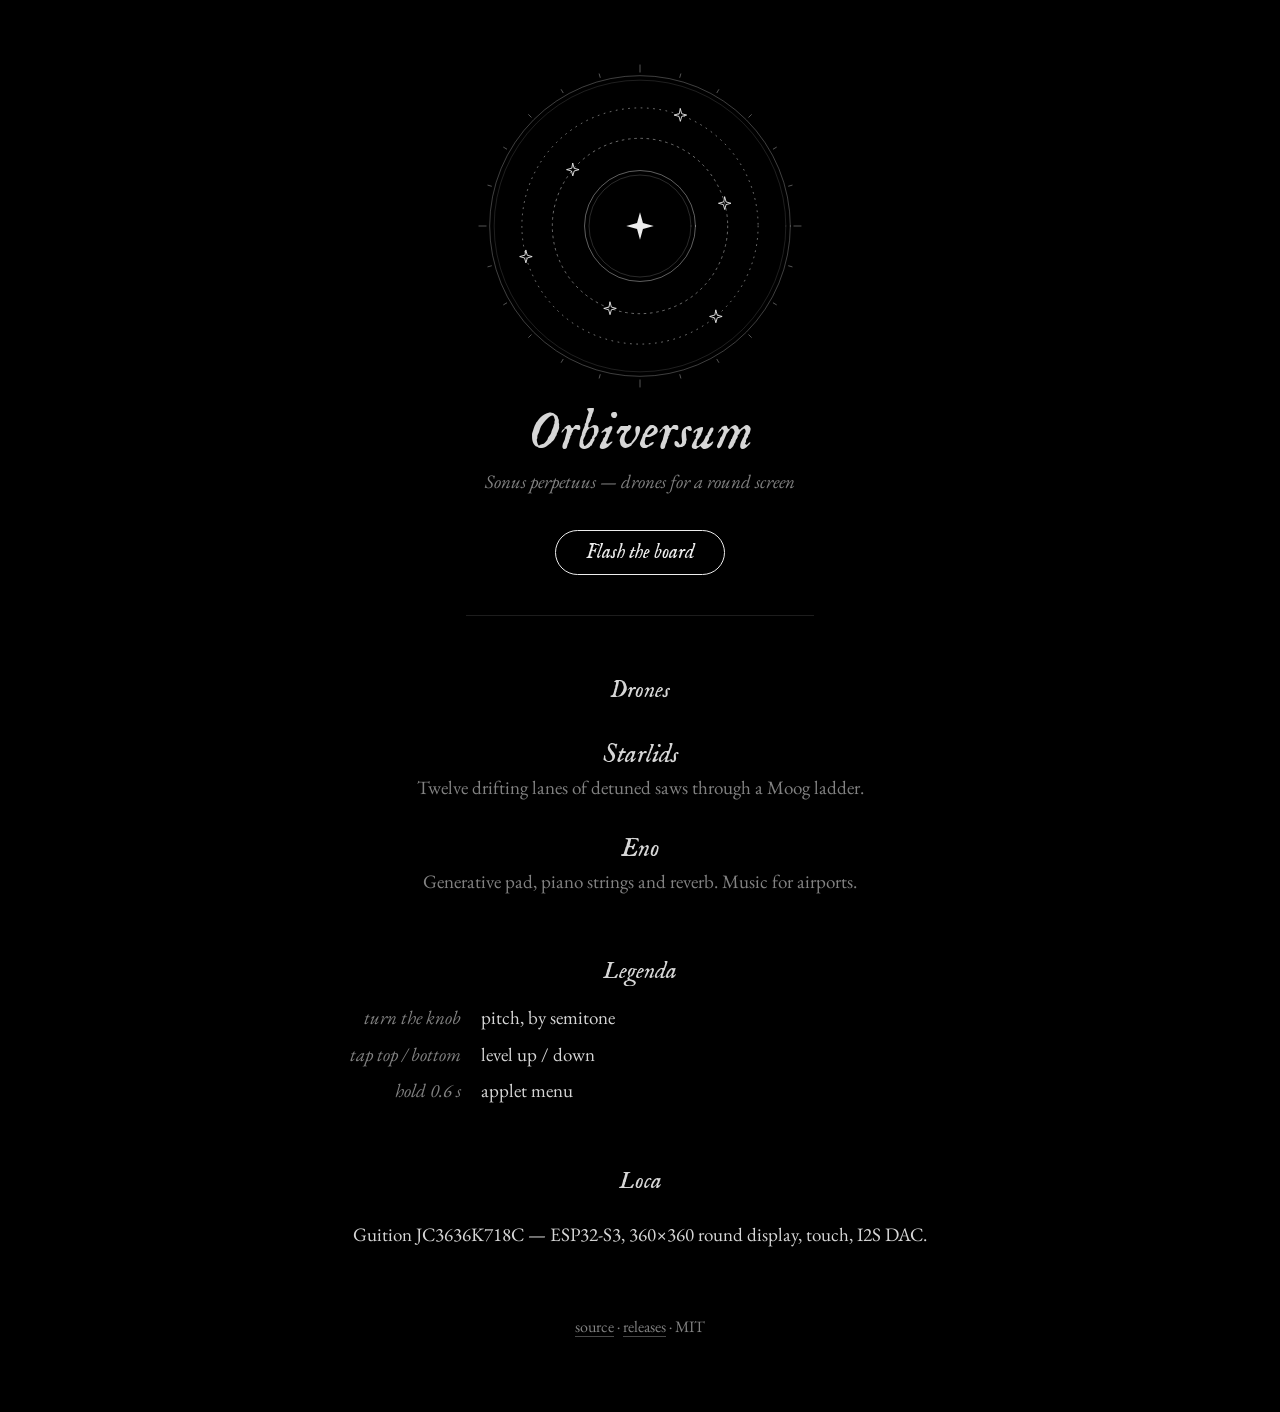
<file: site/index.html>
<!DOCTYPE html>
<html lang="en">
<head>
<meta charset="utf-8">
<meta name="viewport" content="width=device-width, initial-scale=1">
<title>Orbiversum — drone synth for a round screen</title>
<meta name="description" content="Drone synthesizer for ESP32-S3 boards with a round display, in no_std Rust.">
<!-- Landing page. CI publishes it at the site root; the flasher (tools/webflash) goes to /flash/.
     Look: black ink on engraved star-map, after touch2decay (IM Fell English + EB Garamond, OFL). -->
<style>
@font-face{font-family:"IM Fell English";font-style:normal;font-display:swap;src:url("fonts/im-fell-english-latin-400-normal.woff2") format("woff2")}
@font-face{font-family:"IM Fell English";font-style:italic;font-display:swap;src:url("fonts/im-fell-english-latin-400-italic.woff2") format("woff2")}
@font-face{font-family:"EB Garamond";font-style:normal;font-display:swap;src:url("fonts/eb-garamond-latin-400-normal.woff2") format("woff2")}
@font-face{font-family:"EB Garamond";font-style:italic;font-display:swap;src:url("fonts/eb-garamond-latin-400-italic.woff2") format("woff2")}
:root{--ink:237,237,237;--i9:rgba(var(--ink),.9);--i55:rgba(var(--ink),.55);--i3:rgba(var(--ink),.3);--i1:rgba(var(--ink),.12)}
*{box-sizing:border-box}
body{margin:0;background:#000;color:var(--i9);font:19px/1.6 "EB Garamond",Georgia,serif}
.wrap{max-width:620px;margin:0 auto;padding:56px 20px 72px;text-align:center}
h1,h2,.ital{font-family:"IM Fell English",Georgia,serif;font-style:italic;font-weight:400}
h1{font-size:54px;line-height:1.1;margin:8px 0 4px}
h2{font-size:24px;margin:56px 0 4px}
.lat{color:var(--i55);font-style:italic;margin:0}
a{color:inherit;text-decoration-color:var(--i3);text-underline-offset:4px}
a:hover{text-decoration-color:currentColor}
.sigil{display:block;width:min(78vw,340px);height:auto;margin:0 auto;color:rgb(var(--ink))}
.sigil .spin{animation:turn 240s linear infinite}
.sigil .spin.b{animation-duration:160s;animation-direction:reverse}
@keyframes turn{to{transform:rotate(360deg)}}
@media (prefers-reduced-motion:reduce){.sigil .spin{animation:none}}
.rule{border:0;border-top:1px solid var(--i1);margin:40px auto;width:60%}
.btn,esp-web-install-button button{display:inline-block;background:none;color:rgb(var(--ink));border:1px solid var(--i3);border-radius:999px;
 padding:9px 30px;font:italic 20px "IM Fell English",Georgia,serif;text-decoration:none;cursor:pointer;transition:background .2s,color .2s}
.btn:hover,esp-web-install-button button:hover{background:rgb(var(--ink));color:#000}
.btn.solid,esp-web-install-button button.solid{border-color:rgb(var(--ink))}
dl{margin:12px 0;display:grid;grid-template-columns:auto 1fr;gap:6px 20px;text-align:left}
dt{font-style:italic;color:var(--i55);text-align:right}dd{margin:0}
footer{margin-top:64px;color:var(--i55);font-size:16px}
[hidden]{display:none!important}

.panel{margin:28px 0 0}.panel h3{font:italic 26px "IM Fell English",Georgia,serif;margin:0}.panel p{margin:2px 0 0;color:var(--i55)}
</style>
</head>
<body>
<main class="wrap">
<svg class="sigil" viewBox="-190 -190 380 380" role="img" aria-label="Round screen with orbits">
<defs><path id="s" d="M0-7 1.5-1.5 7 0 1.5 1.5 0 7-1.5 1.5-7 0-1.5-1.5Z"/></defs>
<g fill="none" stroke="currentColor" stroke-linecap="round">
<circle r="168" opacity=".3"/><circle r="163" opacity=".15"/>
<g opacity=".4"><line x1="0.0" y1="-172.0" x2="0.0" y2="-180.0"/><line x1="44.5" y1="-166.1" x2="45.6" y2="-170.0"/><line x1="86.0" y1="-149.0" x2="88.0" y2="-152.4"/><line x1="121.6" y1="-121.6" x2="124.5" y2="-124.5"/><line x1="149.0" y1="-86.0" x2="152.4" y2="-88.0"/><line x1="166.1" y1="-44.5" x2="170.0" y2="-45.6"/><line x1="172.0" y1="-0.0" x2="180.0" y2="-0.0"/><line x1="166.1" y1="44.5" x2="170.0" y2="45.6"/><line x1="149.0" y1="86.0" x2="152.4" y2="88.0"/><line x1="121.6" y1="121.6" x2="124.5" y2="124.5"/><line x1="86.0" y1="149.0" x2="88.0" y2="152.4"/><line x1="44.5" y1="166.1" x2="45.6" y2="170.0"/><line x1="0.0" y1="172.0" x2="0.0" y2="180.0"/><line x1="-44.5" y1="166.1" x2="-45.6" y2="170.0"/><line x1="-86.0" y1="149.0" x2="-88.0" y2="152.4"/><line x1="-121.6" y1="121.6" x2="-124.5" y2="124.5"/><line x1="-149.0" y1="86.0" x2="-152.4" y2="88.0"/><line x1="-166.1" y1="44.5" x2="-170.0" y2="45.6"/><line x1="-172.0" y1="0.0" x2="-180.0" y2="0.0"/><line x1="-166.1" y1="-44.5" x2="-170.0" y2="-45.6"/><line x1="-149.0" y1="-86.0" x2="-152.4" y2="-88.0"/><line x1="-121.6" y1="-121.6" x2="-124.5" y2="-124.5"/><line x1="-86.0" y1="-149.0" x2="-88.0" y2="-152.4"/><line x1="-44.5" y1="-166.1" x2="-45.6" y2="-170.0"/></g>
<g class="spin a"><circle r="132" stroke-dasharray="1 6" opacity=".55"/><use href="#s" x="45.1" y="-124.0"/><use href="#s" x="84.8" y="101.1"/><use href="#s" x="-127.5" y="34.2"/></g>
<g class="spin b"><circle r="98" stroke-dasharray="2 5" opacity=".5"/><use href="#s" x="94.7" y="-25.4"/><use href="#s" x="-33.5" y="92.1"/><use href="#s" x="-75.1" y="-63.0"/></g>
<circle r="62" opacity=".45"/><circle r="57" opacity=".2"/>
</g>
<g fill="currentColor"><use href="#s" transform="scale(2.2)"/></g>
</svg>
<h1>Orbiversum</h1>
<p class="lat">Sonus perpetuus — drones for a round screen</p>
<p style="margin-top:32px"><a class="btn solid" href="flash/">Flash the board</a></p>

<hr class="rule">
<h2>Drones</h2>
<div class="panel"><h3>Starlids</h3><p>Twelve drifting lanes of detuned saws through a Moog ladder.</p></div>
<div class="panel"><h3>Eno</h3><p>Generative pad, piano strings and reverb. Music for airports.</p></div>

<h2>Legenda</h2>
<dl>
<dt>turn the knob</dt><dd>pitch, by semitone</dd>
<dt>tap top / bottom</dt><dd>level up / down</dd>
<dt>hold 0.6 s</dt><dd>applet menu</dd>
</dl>

<h2>Loca</h2>
<p>Guition JC3636K718C — ESP32-S3, 360×360 round display, touch, I2S DAC.</p>

<footer><a href="https://github.com/v-for-versum/orbiversum">source</a> · <a href="https://github.com/v-for-versum/orbiversum/releases">releases</a> · MIT</footer>
</main>
</body>
</html>
</file>
